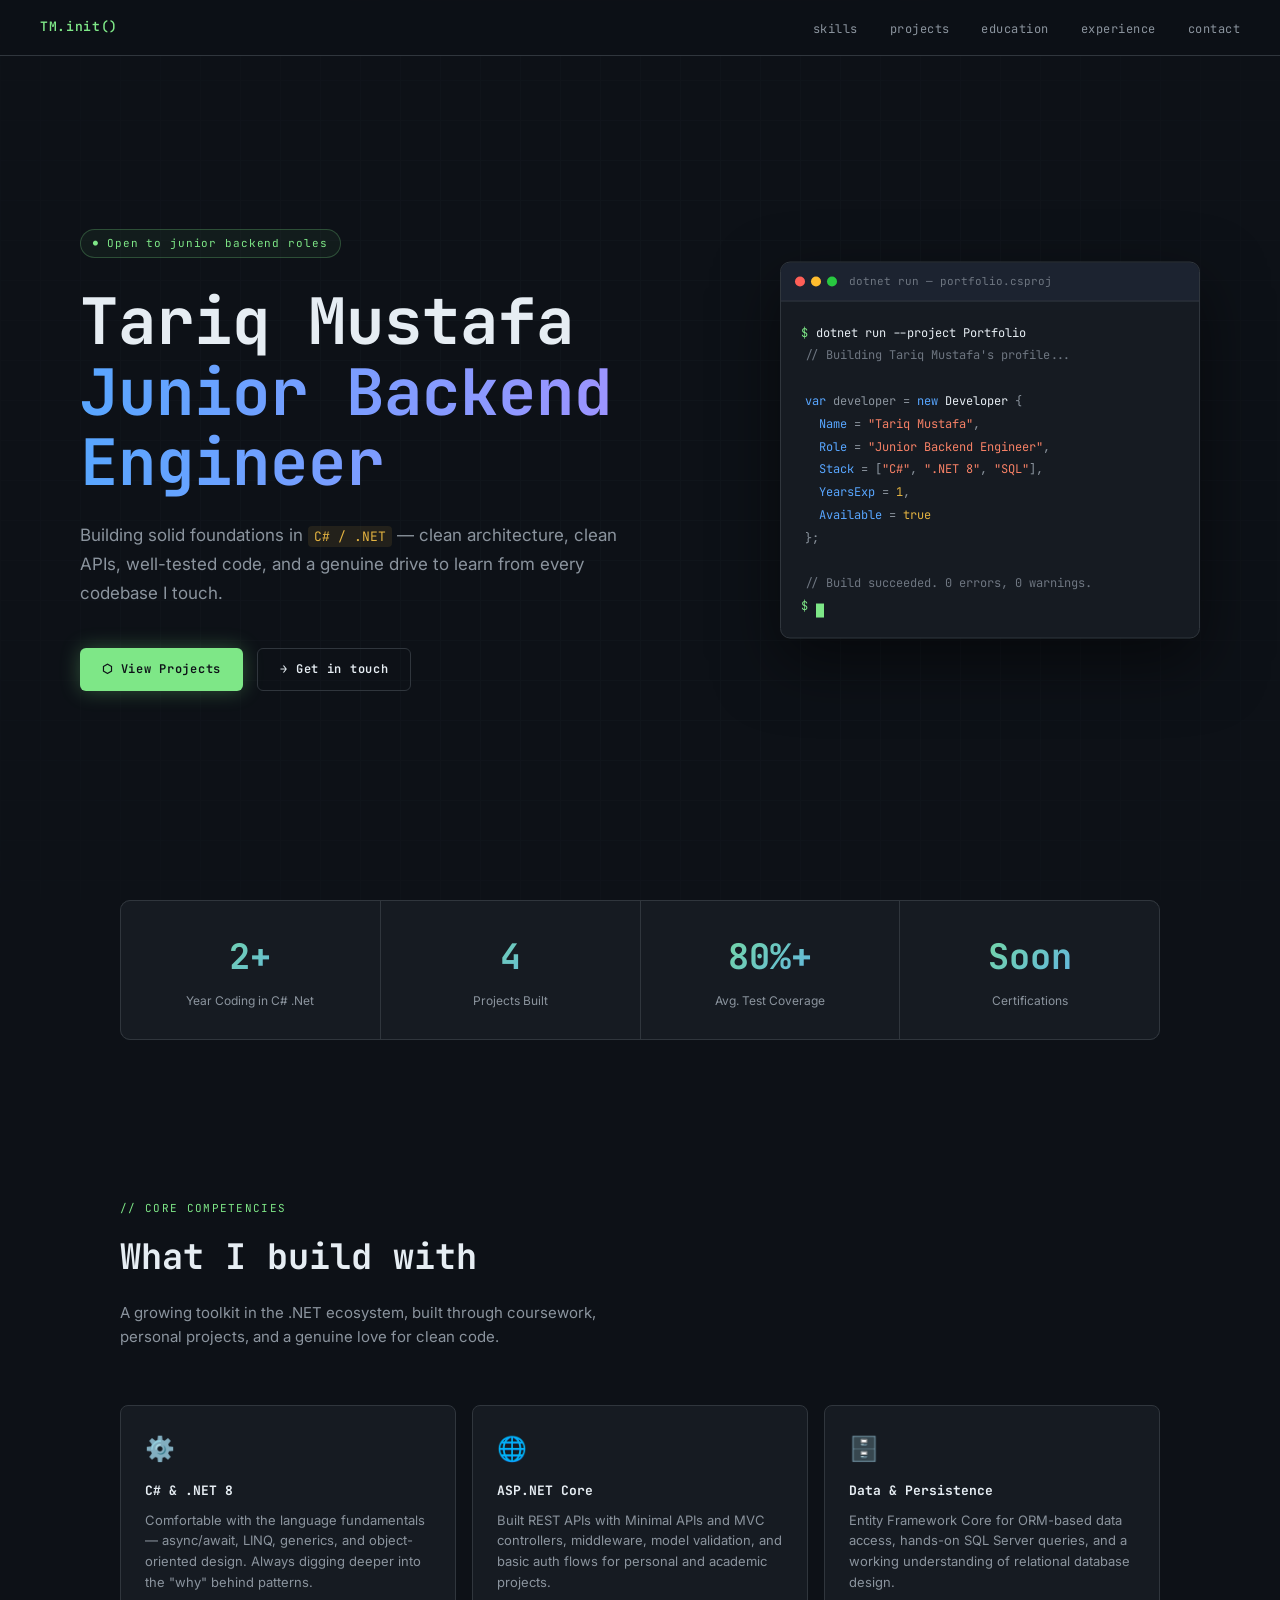
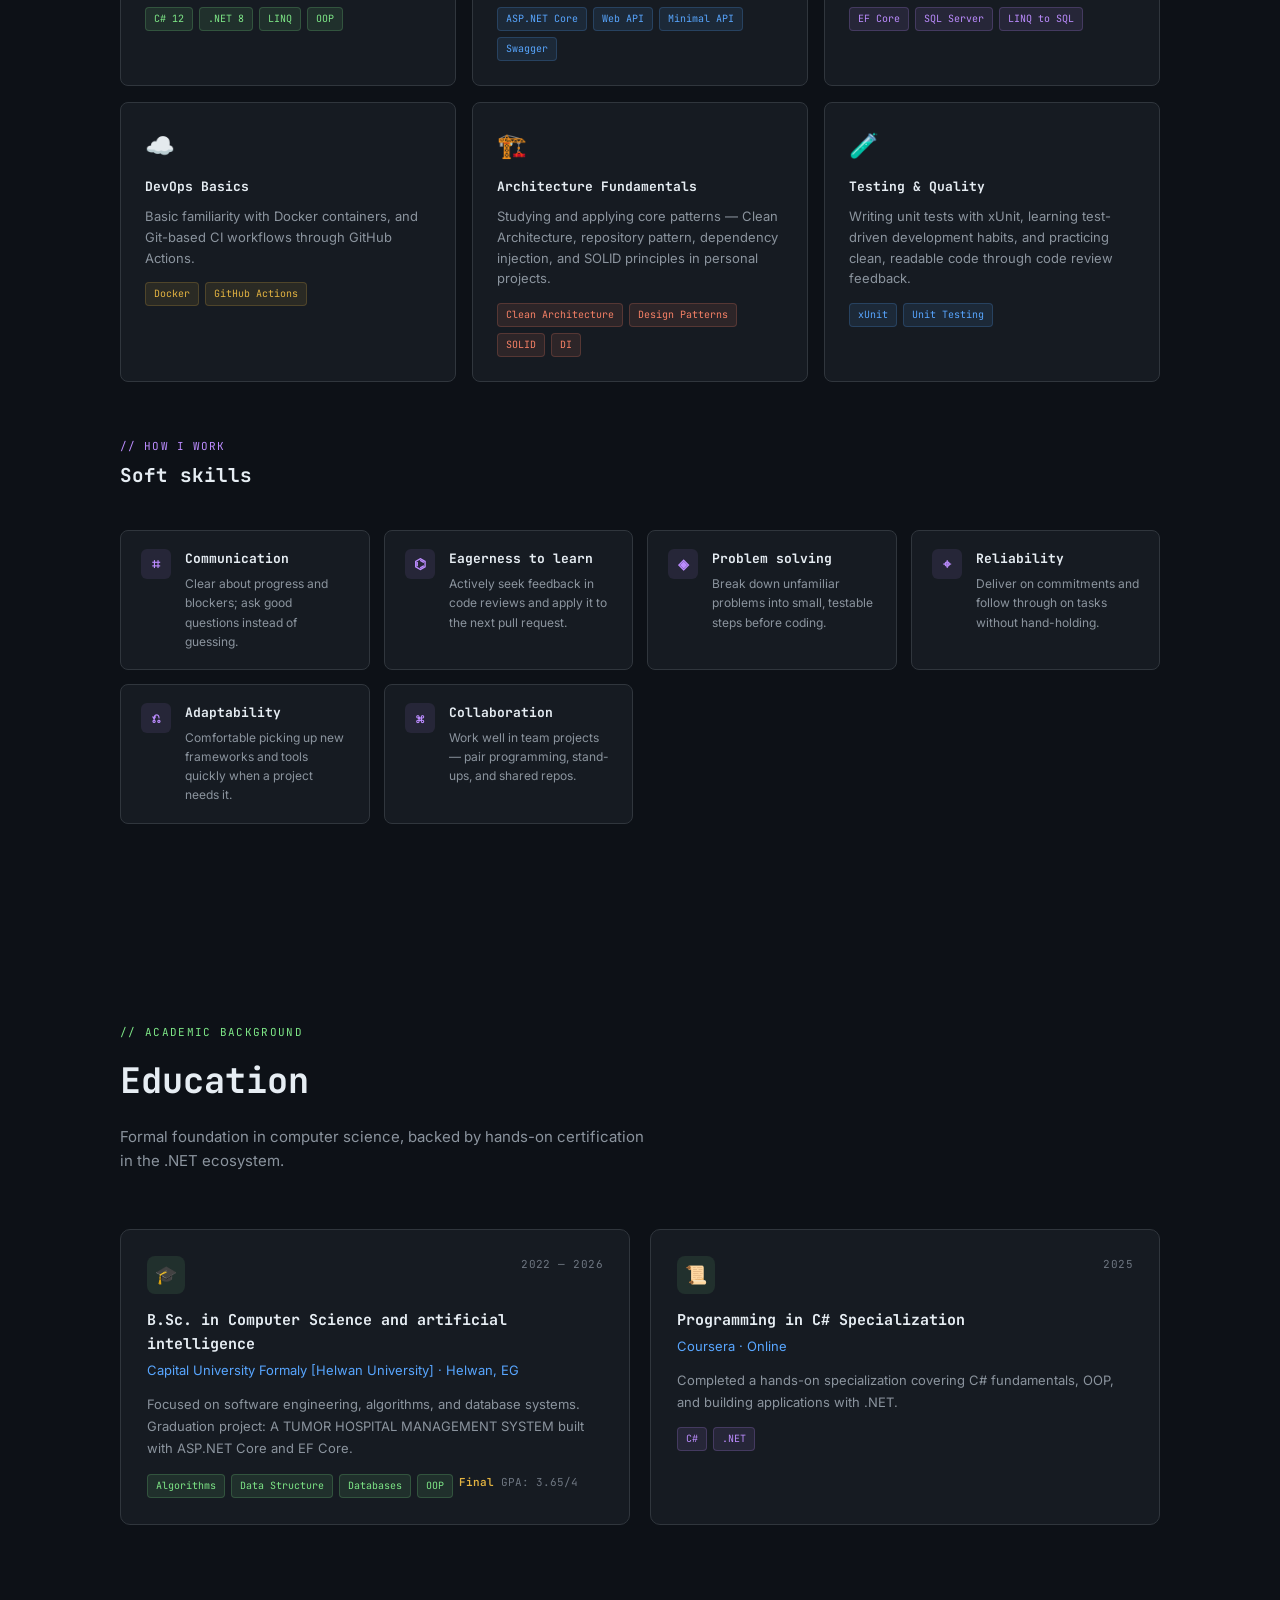
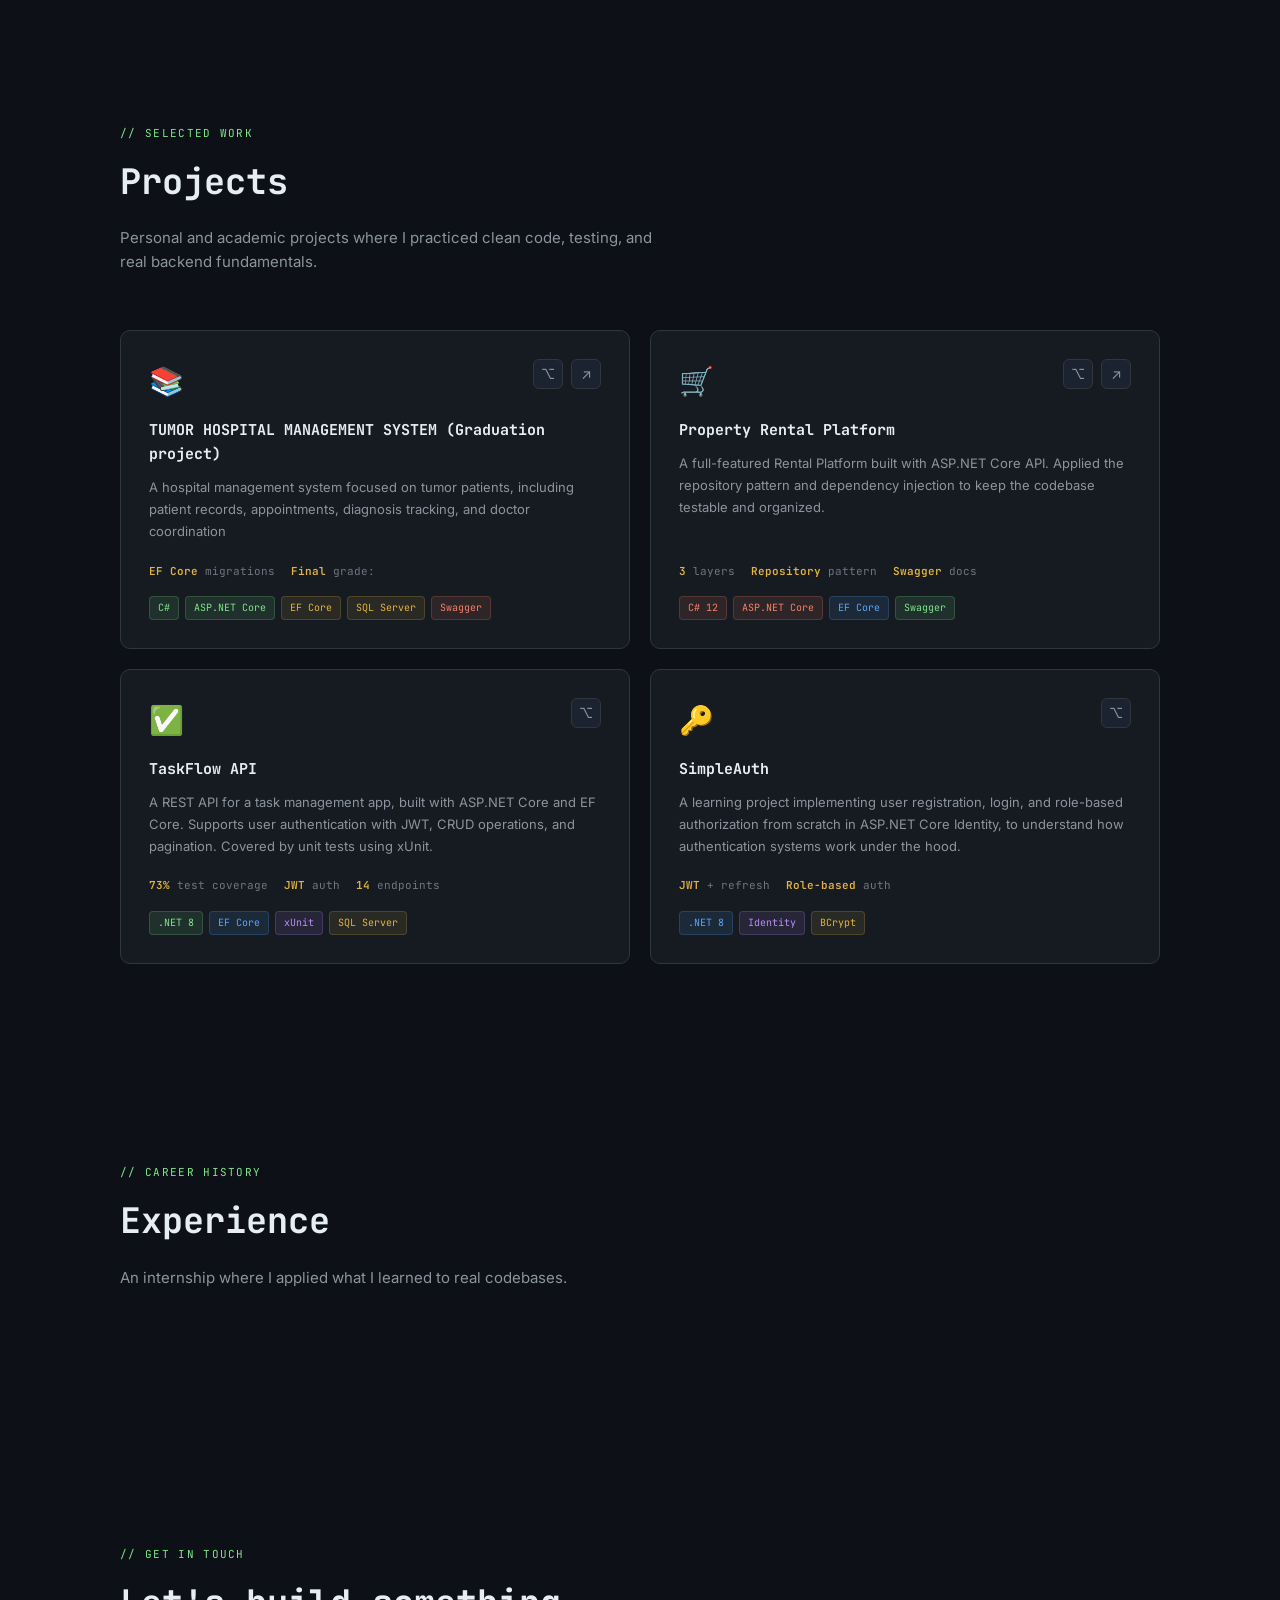
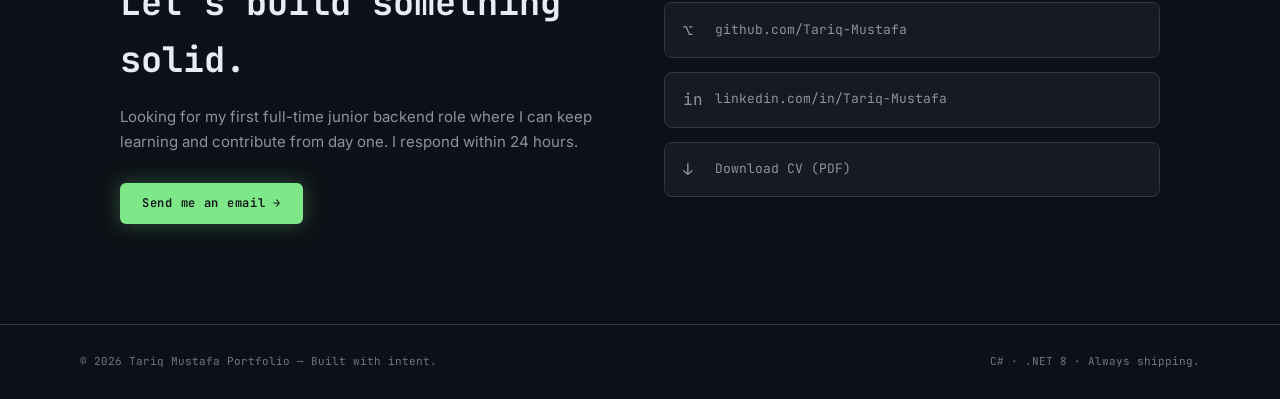
<file: index.html>
<!DOCTYPE html>
<html lang="en">
  <head>
    <meta charset="UTF-8">
    <meta name="viewport" content="width=device-width, initial-scale=1.0">
    <title>Tariq Mustafa — Junior Backend Engineer</title>
    <link rel="stylesheet" href="portfolio.css">
    <link href="https://fonts.googleapis.com/css2?family=JetBrains+Mono:wght@300;400;600;700&family=Inter:wght@300;400;500;600&display=swap" rel="stylesheet">
  </head>

  <body>

    <!-- NAV -->
    <nav>
      <div class="nav-logo">TM.init()</div>
      <button class="nav-toggle" aria-label="Toggle menu">
        <span></span><span></span><span></span>
      </button>
      <ul class="nav-links">
        <li><a href="#skills">skills</a></li>
        <li><a href="#projects">projects</a></li>
        <li><a href="#education">education</a></li>
        <li><a href="#experience">experience</a></li>
        <li><a href="#contact">contact</a></li>
      </ul>
    </nav>

    <!-- HERO -->
    <div style="position:relative; overflow:hidden;">
      <div class="hero-grid"></div>
      <div class="hero" style="max-width:1400px; margin:0 auto;">
        <div class="hero-content">
          <div class="hero-badge">Open to junior backend roles</div>
          <h1>
            <span class="name">Tariq Mustafa</span>
            <span class="role">Junior Backend Engineer</span>
          </h1>
          <p class="hero-tagline">
            Building solid foundations in <code>C# / .NET</code> —
            clean architecture, clean APIs, well-tested code, and a genuine drive to learn
            from every codebase I touch.
          </p>
          <div class="hero-cta">
            <a href="#projects" class="btn btn-primary">
              <span>⬡</span> View Projects
            </a>
            <a href="#contact" class="btn btn-secondary">
              <span>→</span> Get in touch
            </a>
          </div>
        </div>

        <div class="terminal" id="terminal">
          <div class="terminal-bar">
            <div class="dot dot-r"></div>
            <div class="dot dot-y"></div>
            <div class="dot dot-g"></div>
            <span class="terminal-title">dotnet run — portfolio.csproj</span>
          </div>
          <div class="terminal-body">
            <div class="t-line"><span class="t-prompt">$</span><span class="t-cmd">dotnet run --project Portfolio</span></div>
            <div class="t-out"><span class="t-comment">// Building Tariq Mustafa's profile...</span></div>
            <div class="t-out">&nbsp;</div>
            <div class="t-out"><span class="t-key">var</span> developer = <span class="t-key">new</span> <span class="t-cmd">Developer</span> {</div>
            <div class="t-out">&nbsp;&nbsp;<span class="t-key">Name</span> = <span class="t-str">"Tariq Mustafa"</span>,</div>
            <div class="t-out">&nbsp;&nbsp;<span class="t-key">Role</span> = <span class="t-str">"Junior Backend Engineer"</span>,</div>
            <div class="t-out">&nbsp;&nbsp;<span class="t-key">Stack</span> = [<span class="t-str">"C#"</span>, <span class="t-str">".NET 8"</span>, <span class="t-str">"SQL"</span>],</div>
            <div class="t-out">&nbsp;&nbsp;<span class="t-key">YearsExp</span> = <span class="t-val">1</span>,</div>
            <div class="t-out">&nbsp;&nbsp;<span class="t-key">Available</span> = <span class="t-val">true</span></div>
            <div class="t-out">};</div>
            <div class="t-out">&nbsp;</div>
            <div class="t-out"><span class="t-comment">// Build succeeded. 0 errors, 0 warnings.</span></div>
            <div class="t-line"><span class="t-prompt">$</span><span class="t-cmd"> <span class="cursor"></span></span></div>
          </div>
        </div>
      </div>
    </div>

    <!-- METRICS -->
    <section id="metrics" style="padding-top: 0; padding-bottom: 0;">
      <div class="metrics">
        <div class="metric"><div class="metric-num">2+</div><div class="metric-label">Year Coding in C# .Net</div></div>
        <div class="metric"><div class="metric-num">4</div><div class="metric-label">Projects Built</div></div>
        <div class="metric"><div class="metric-num">80%+</div><div class="metric-label">Avg. Test Coverage</div></div>
        <div class="metric"><div class="metric-num">Soon</div><div class="metric-label">Certifications</div></div>
      </div>
    </section>

    <!-- SKILLS -->
    <section id="skills">
      <div class="section-label">// core competencies</div>
      <h2 class="section-title">What I build with</h2>
      <p class="section-sub">A growing toolkit in the .NET ecosystem, built through coursework, personal projects, and a genuine love for clean code.</p>

      <div class="skills-grid">
        <div class="skill-card" style="--accent-bar: #7EE787">
          <div class="skill-icon">⚙️</div>
          <div class="skill-name">C# & .NET 8</div>
          <div class="skill-desc">Comfortable with the language fundamentals — async/await, LINQ, generics, and object-oriented design. Always digging deeper into the "why" behind patterns.</div>
          <div class="skill-tags">
            <span class="tag green">C# 12</span>
            <span class="tag green">.NET 8</span>
            <span class="tag green">LINQ</span>
            <span class="tag green">OOP</span>
          </div>
        </div>

        <div class="skill-card" style="--accent-bar: #58A6FF">
          <div class="skill-icon">🌐</div>
          <div class="skill-name">ASP.NET Core</div>
          <div class="skill-desc">Built REST APIs with Minimal APIs and MVC controllers, middleware, model validation, and basic auth flows for personal and academic projects.</div>
          <div class="skill-tags">
            <span class="tag">ASP.NET Core</span>
            <span class="tag">Web API</span>
            <span class="tag">Minimal API</span>
            <span class="tag">Swagger</span>
          </div>
        </div>

        <div class="skill-card" style="--accent-bar: #BC8CFF">
          <div class="skill-icon">🗄️</div>
          <div class="skill-name">Data & Persistence</div>
          <div class="skill-desc">Entity Framework Core for ORM-based data access, hands-on SQL Server queries, and a working understanding of relational database design.</div>
          <div class="skill-tags">
            <span class="tag purple">EF Core</span>
            <span class="tag purple">SQL Server</span>
            <span class="tag purple">LINQ to SQL</span>
          </div>
        </div>

        <div class="skill-card" style="--accent-bar: #E3B341">
          <div class="skill-icon">☁️</div>
          <div class="skill-name">DevOps Basics</div>
          <div class="skill-desc">Basic familiarity with Docker containers, and Git-based CI workflows through GitHub Actions.</div>
          <div class="skill-tags">
            <span class="tag yellow">Docker</span>
            <span class="tag yellow">GitHub Actions</span>
          </div>
        </div>

        <div class="skill-card" style="--accent-bar: #F78166">
          <div class="skill-icon">🏗️</div>
          <div class="skill-name">Architecture Fundamentals</div>
          <div class="skill-desc">Studying and applying core patterns — Clean Architecture, repository pattern, dependency injection, and SOLID principles in personal projects.</div>
          <div class="skill-tags">
            <span class="tag orange">Clean Architecture</span>
            <span class="tag orange">Design Patterns</span>
            <span class="tag orange">SOLID</span>
            <span class="tag orange">DI</span>
          </div>
        </div>

        <div class="skill-card" style="--accent-bar: #79C0FF">
          <div class="skill-icon">🧪</div>
          <div class="skill-name">Testing & Quality</div>
          <div class="skill-desc">Writing unit tests with xUnit, learning test-driven development habits, and practicing clean, readable code through code review feedback.</div>
          <div class="skill-tags">
            <span class="tag">xUnit</span>
            <span class="tag">Unit Testing</span>
          </div>
        </div>
      </div>

      <div class="subsection-label">// how I work</div>
      <h3 style="font-family:'JetBrains Mono',monospace; font-size:1.2rem; font-weight:700;">Soft skills</h3>

      <div class="softskills-grid">
        <div class="soft-card">
          <div class="soft-icon">⌗</div>
          <div class="soft-body">
            <div class="soft-name">Communication</div>
            <div class="soft-desc">Clear about progress and blockers; ask good questions instead of guessing.</div>
          </div>
        </div>
        <div class="soft-card">
          <div class="soft-icon">⌬</div>
          <div class="soft-body">
            <div class="soft-name">Eagerness to learn</div>
            <div class="soft-desc">Actively seek feedback in code reviews and apply it to the next pull request.</div>
          </div>
        </div>
        <div class="soft-card">
          <div class="soft-icon">◈</div>
          <div class="soft-body">
            <div class="soft-name">Problem solving</div>
            <div class="soft-desc">Break down unfamiliar problems into small, testable steps before coding.</div>
          </div>
        </div>
        <div class="soft-card">
          <div class="soft-icon">⌖</div>
          <div class="soft-body">
            <div class="soft-name">Reliability</div>
            <div class="soft-desc">Deliver on commitments and follow through on tasks without hand-holding.</div>
          </div>
        </div>
        <div class="soft-card">
          <div class="soft-icon">⎌</div>
          <div class="soft-body">
            <div class="soft-name">Adaptability</div>
            <div class="soft-desc">Comfortable picking up new frameworks and tools quickly when a project needs it.</div>
          </div>
        </div>
        <div class="soft-card">
          <div class="soft-icon">⌘</div>
          <div class="soft-body">
            <div class="soft-name">Collaboration</div>
            <div class="soft-desc">Work well in team projects — pair programming, stand-ups, and shared repos.</div>
          </div>
        </div>
      </div>
    </section>

    <!-- EDUCATION -->
    <section id="education">
      <div class="section-label">// academic background</div>
      <h2 class="section-title">Education</h2>
      <p class="section-sub">Formal foundation in computer science, backed by hands-on certification in the .NET ecosystem.</p>

      <div class="education-grid">
        <div class="edu-card">
          <div class="edu-top">
            <div class="edu-icon">🎓</div>
            <div class="edu-date">2022 — 2026</div>
          </div>
          <div class="edu-degree">B.Sc. in Computer Science and artificial intelligence</div>
          <div class="edu-school">Capital University Formaly [Helwan University] · Helwan, EG</div>
          <div class="edu-desc">Focused on software engineering, algorithms, and database systems. Graduation project: A TUMOR HOSPITAL MANAGEMENT SYSTEM built with ASP.NET Core and EF Core.</div>
          <div class="edu-tags">
            <span class="tag green">Algorithms</span>
            <span class="tag green">Data Structure</span>
            <span class="tag green">Databases</span>
            <span class="tag green">OOP</span>
            <div class="stat"><span>Final</span> GPA: 3.65/4</div>
          </div>
        </div>

        <div class="edu-card">
          <div class="edu-top">
            <div class="edu-icon">📜</div>
            <div class="edu-date">2025</div>
          </div>
          <div class="edu-degree">Programming in C# Specialization</div>
          <div class="edu-school">Coursera · Online</div>
          <div class="edu-desc">Completed a hands-on specialization covering C# fundamentals, OOP, and building applications with .NET.</div>
          <div class="edu-tags">
            <span class="tag purple">C#</span>
            <span class="tag purple">.NET</span>
          </div>
        </div>
      </div>
    </section>

    <!-- PROJECTS -->
    <section id="projects">
      <div class="section-label">// selected work</div>
      <h2 class="section-title">Projects</h2>
      <p class="section-sub">Personal and academic projects where I practiced clean code, testing, and real backend fundamentals.</p>

      <div class="projects-grid">
        <div class="project-card">
          <div class="project-header">
            <div class="project-icon">📚</div>
            <div class="project-links">
              <a href="https://github.com/OsamaAhmedX04/Medexa" class="icon-link" title="GitHub">⌥</a>
              <a href="https://tumor-hospital.vercel.app/" class="icon-link" title="Live">↗</a>
            </div>
          </div>
          <div class="project-name">TUMOR HOSPITAL MANAGEMENT SYSTEM (Graduation project)</div>
          <div class="project-desc">A hospital management system focused on tumor patients, including patient records, appointments, diagnosis tracking, and doctor coordination</div>
          <div class="project-stats">
            <div class="stat"><span>EF Core</span> migrations</div>
            <div class="stat"><span>Final</span> grade: </div>
          </div>
          <div class="project-tech">
            <span class="tag green">C#</span>
            <span class="tag green">ASP.NET Core</span>
            <span class="tag yellow">EF Core</span>
            <span class="tag yellow">SQL Server</span>
            <span class="tag orange">Swagger</span>
          </div>
        </div>

        <div class="project-card">
          <div class="project-header">
            <div class="project-icon">🛒</div>
            <div class="project-links">
              <a href="https://github.com/OsamaAhmedX04/RentMate" class="icon-link" title="GitHub">⌥</a>
              <a href="https://homeless-lovat.vercel.app/" class="icon-link" title="Live">↗</a>
            </div>
          </div>
          <div class="project-name">Property Rental Platform</div>
          <div class="project-desc">A full-featured Rental Platform built with ASP.NET Core API. Applied the repository pattern and dependency injection to keep the codebase testable and organized.</div>
          <div class="project-stats">
            <div class="stat"><span>3</span> layers</div>
            <div class="stat"><span>Repository</span> pattern</div>
            <div class="stat"><span>Swagger</span> docs</div>
          </div>
          <div class="project-tech">
            <span class="tag orange">C# 12</span>
            <span class="tag orange">ASP.NET Core</span>
            <span class="tag">EF Core</span>
            <span class="tag green">Swagger</span>
          </div>
        </div>

        <div class="project-card">
          <div class="project-header">
            <div class="project-icon">✅</div>
            <div class="project-links">
              <a href="https://github.com/Tariq-Mustafa/taskflow-api" class="icon-link" title="GitHub">⌥</a>
            </div>
          </div>
          <div class="project-name">TaskFlow API</div>
          <div class="project-desc">A REST API for a task management app, built with ASP.NET Core and EF Core. Supports user authentication with JWT, CRUD operations, and pagination. Covered by unit tests using xUnit.</div>
          <div class="project-stats">
            <div class="stat"><span>73%</span> test coverage</div>
            <div class="stat"><span>JWT</span> auth</div>
            <div class="stat"><span>14</span> endpoints</div>
          </div>
          <div class="project-tech">
            <span class="tag green">.NET 8</span>
            <span class="tag">EF Core</span>
            <span class="tag purple">xUnit</span>
            <span class="tag yellow">SQL Server</span>
          </div>
        </div>

        <div class="project-card">
          <div class="project-header">
            <div class="project-icon">🔑</div>
            <div class="project-links">
              <a href="#" class="icon-link" title="GitHub">⌥</a>
            </div>
          </div>
          <div class="project-name">SimpleAuth</div>
          <div class="project-desc">A learning project implementing user registration, login, and role-based authorization from scratch in ASP.NET Core Identity, to understand how authentication systems work under the hood.</div>
          <div class="project-stats">
            <div class="stat"><span>JWT</span> + refresh</div>
            <div class="stat"><span>Role-based</span> auth</div>
          </div>
          <div class="project-tech">
            <span class="tag">.NET 8</span>
            <span class="tag purple">Identity</span>
            <span class="tag yellow">BCrypt</span>
          </div>
        </div>
      </div>
    </section>

    <!-- EXPERIENCE -->
    <section id="experience">
      <div class="section-label">// career history</div>
      <h2 class="section-title">Experience</h2>
      <p class="section-sub">An internship where I applied what I learned to real codebases.</p>

      <!-- HERE -->
      </div>
    </section>

    <!-- CONTACT -->
    <section id="contact">
      <div class="section-label">// get in touch</div>
      <div class="contact-grid">
        <div class="contact-text">
          <h2 class="section-title">Let's build something solid.</h2>
          <p>Looking for my first full-time junior backend role where I can keep learning and contribute from day one. I respond within 24 hours.</p>
          <a href="mailto:tariqmustafaabdullah@gmail.com" class="btn btn-primary" style="display:inline-flex; width:fit-content;">
            Send me an email →
          </a>
        </div>
        <div class="contact-links">
          <a href="https://github.com/Tariq-Mustafa" class="contact-link">
            <span class="cl-icon">⌥</span>
            github.com/Tariq-Mustafa
          </a>
          <a href="https://www.linkedin.com/in/tariq-mustafa-114105417" class="contact-link">
            <span class="cl-icon">in</span>
            linkedin.com/in/Tariq-Mustafa
          </a>
          <a href="#" class="contact-link">
            <span class="cl-icon">↓</span>
            Download CV (PDF)
          </a>
        </div>
      </div>
    </section>

    <!-- FOOTER -->
    <footer>
      <div class="footer-text">&copy; 2026 Tariq Mustafa Portfolio — Built with intent.</div>
      <div class="footer-note">C# · .NET 8 · Always shipping.</div>
    </footer>

    <script>
      const toggle = document.querySelector('.nav-toggle');
      const links  = document.querySelector('.nav-links');
      toggle.addEventListener('click', () => {
        toggle.classList.toggle('open');
        links.classList.toggle('open');
      });
    </script>

  </body>
</html>
</file>
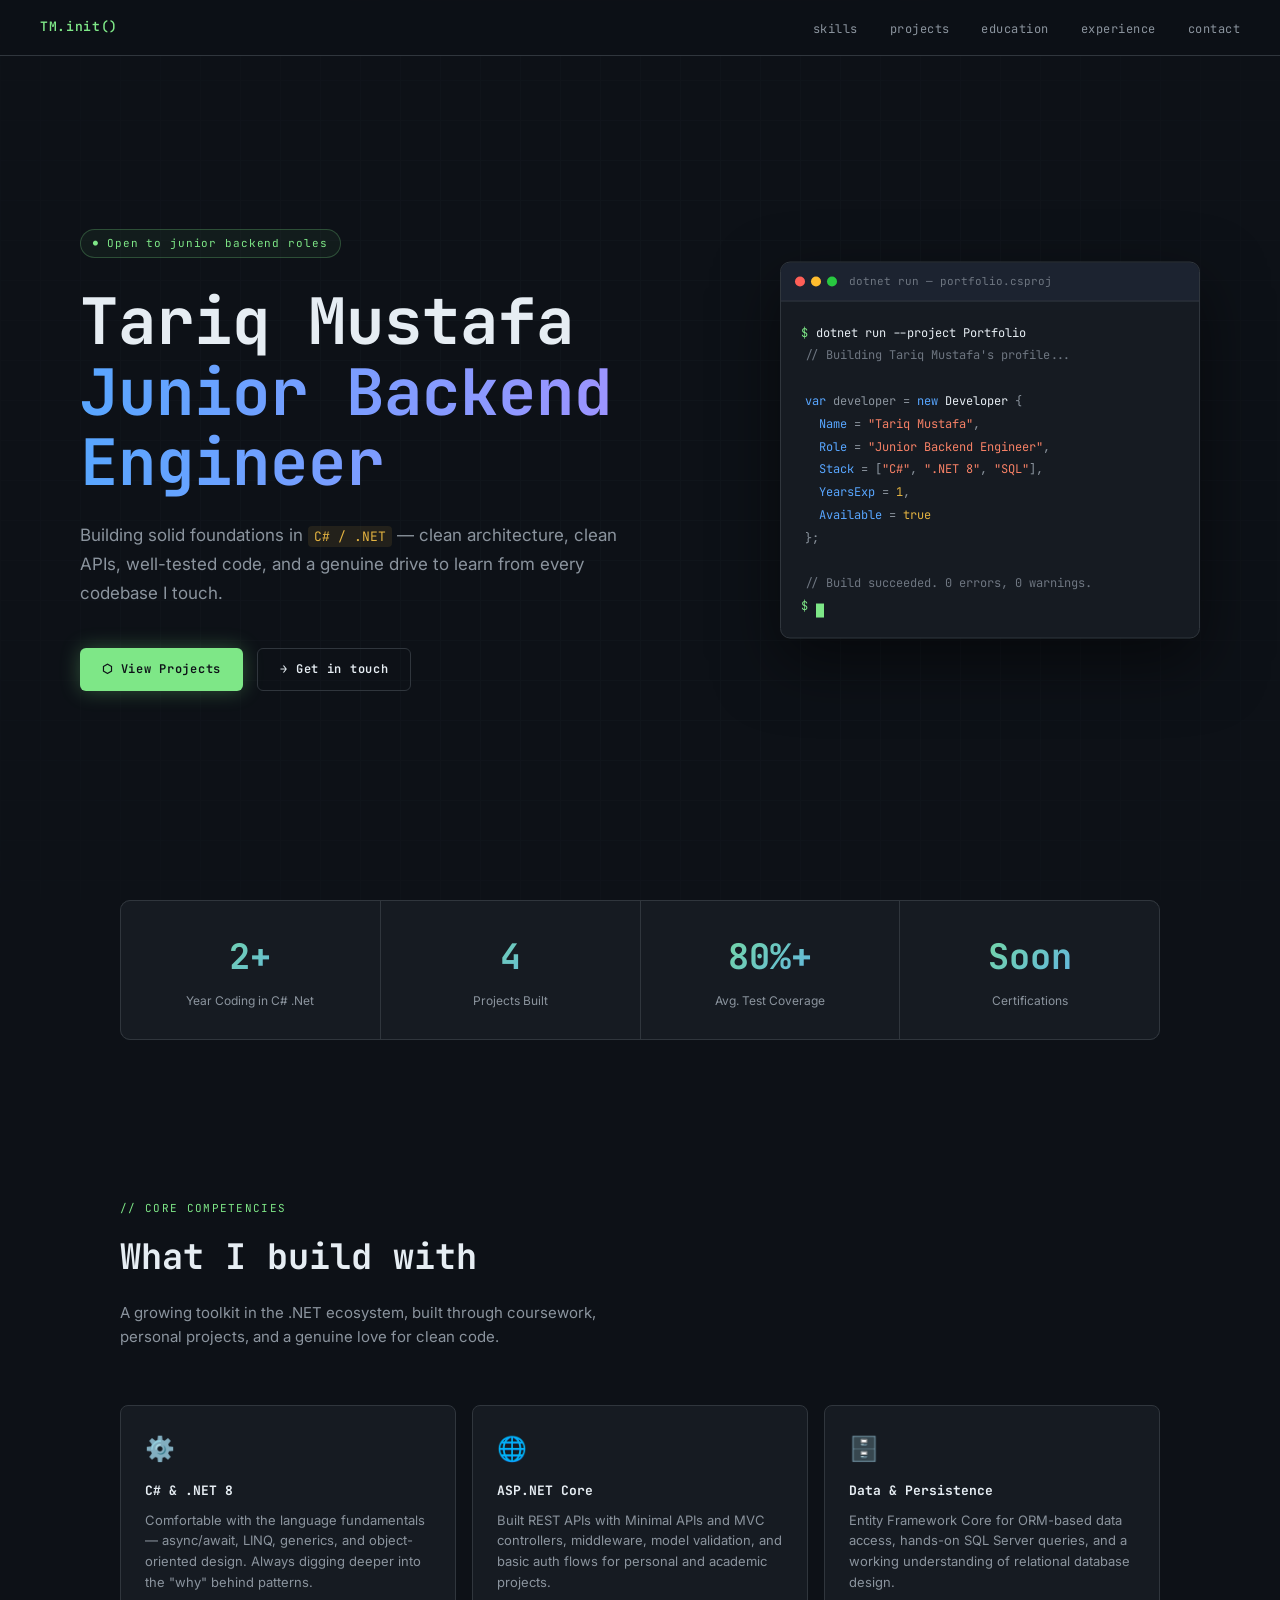
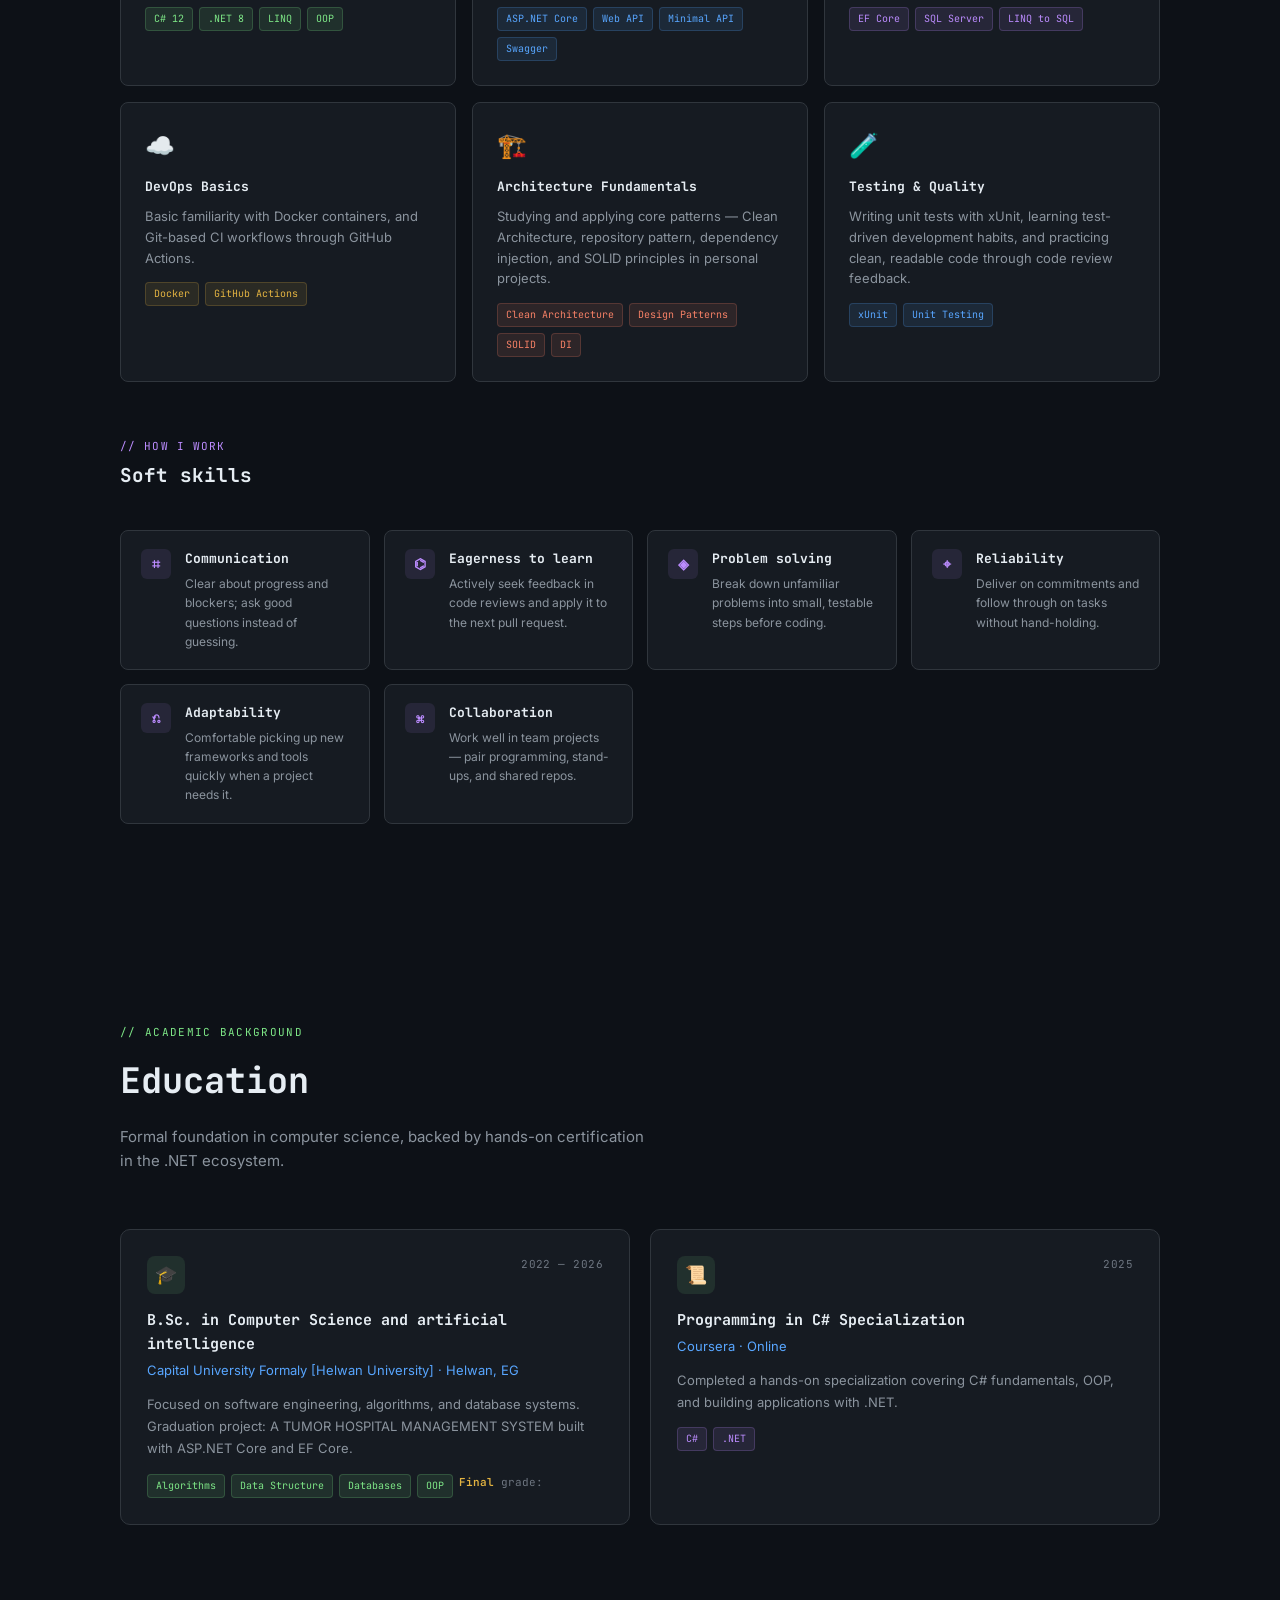
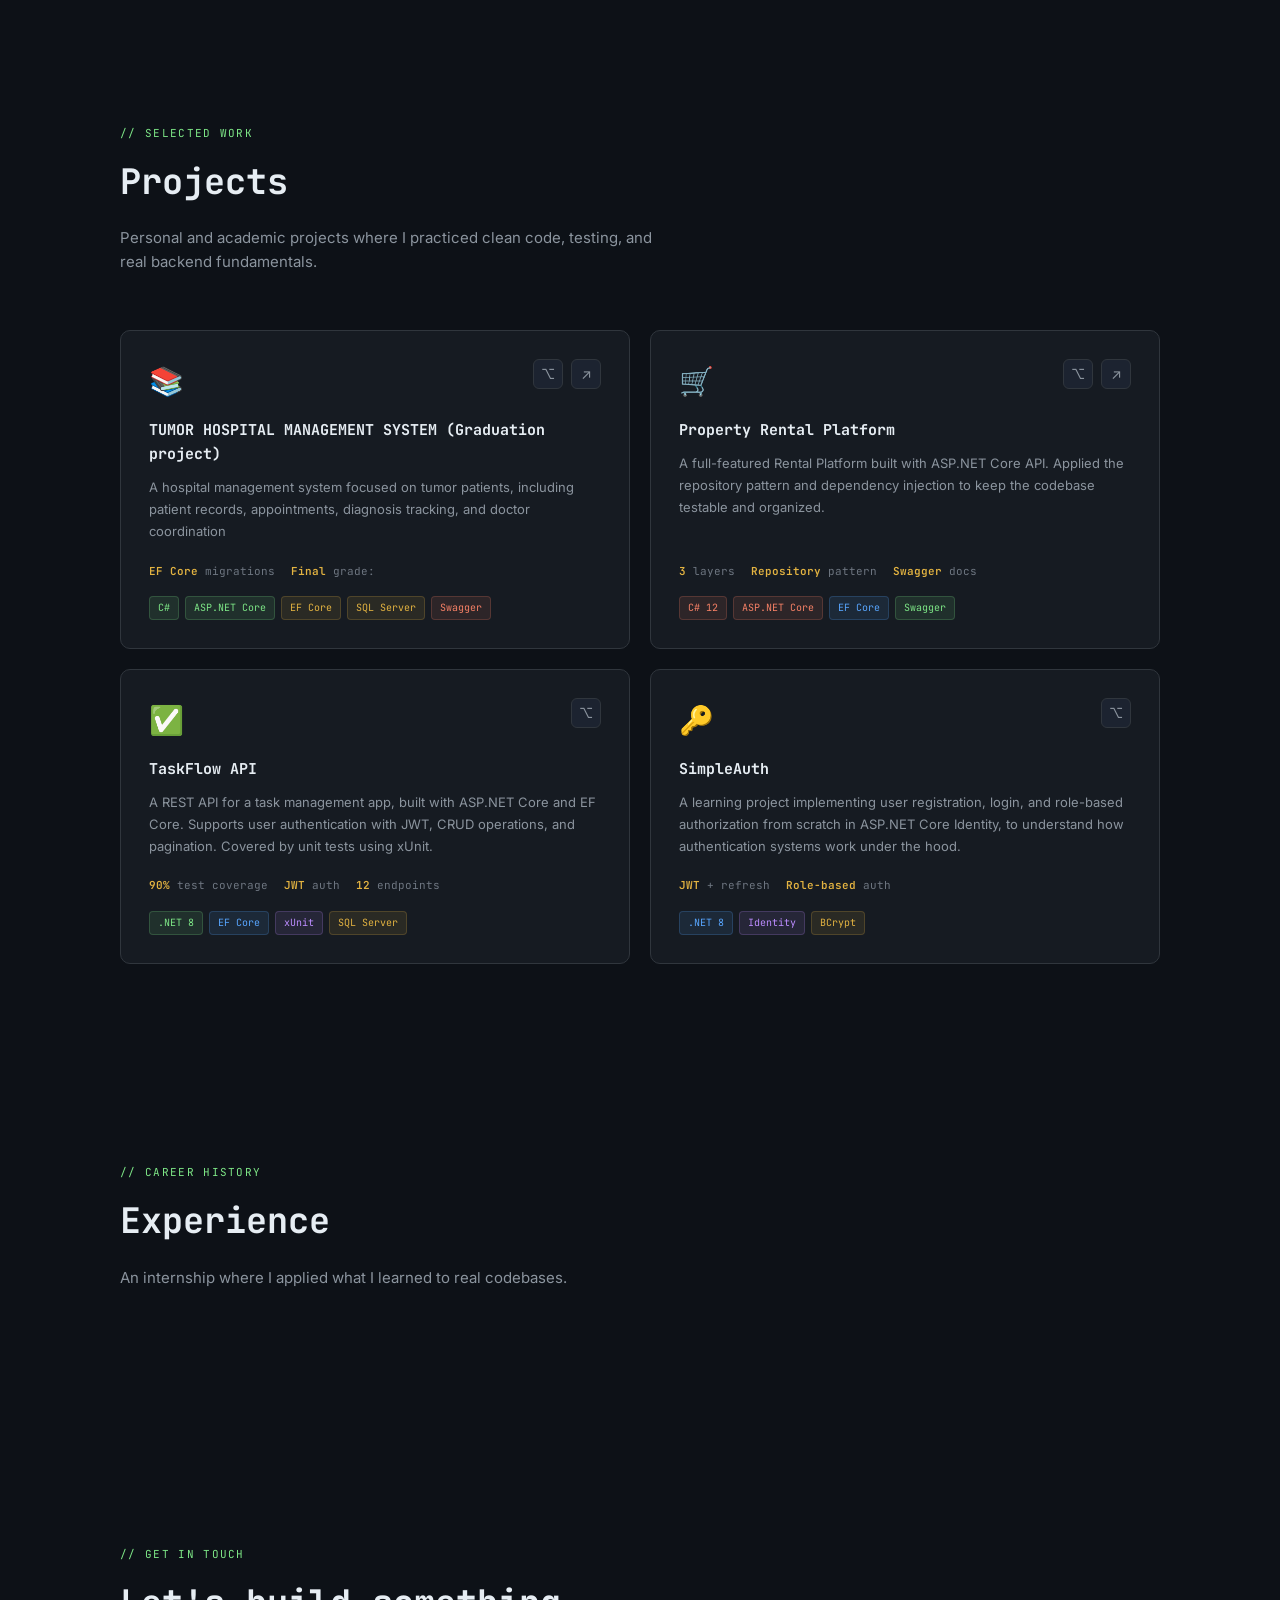
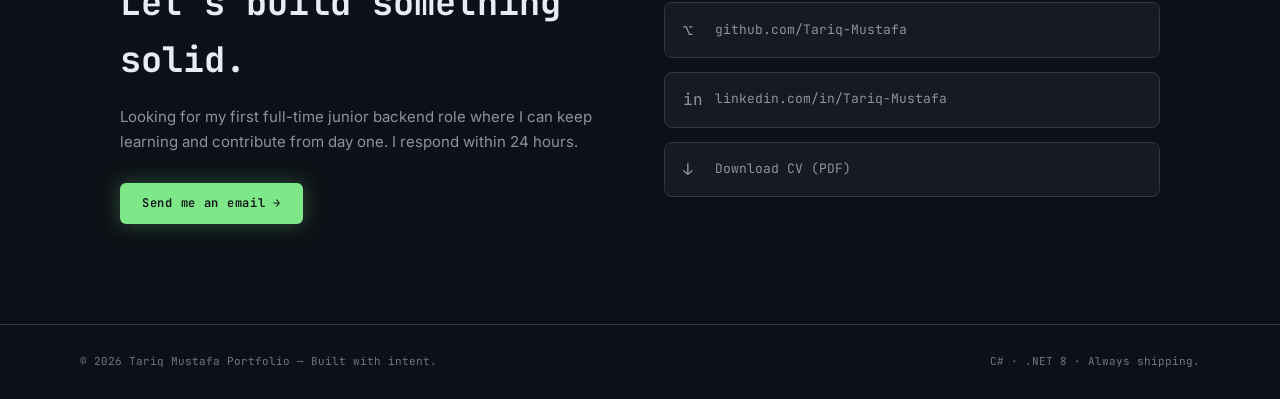
<file: portfolio.html>
<!DOCTYPE html>
<html lang="en">
  <head>
    <meta charset="UTF-8">
    <meta name="viewport" content="width=device-width, initial-scale=1.0">
    <title>Tariq Mustafa — Junior Backend Engineer</title>
    <link rel="stylesheet" href="portfolio.css">
    <link href="https://fonts.googleapis.com/css2?family=JetBrains+Mono:wght@300;400;600;700&family=Inter:wght@300;400;500;600&display=swap" rel="stylesheet">
  </head>

  <body>

    <!-- NAV -->
    <nav>
      <div class="nav-logo">TM.init()</div>
      <button class="nav-toggle" aria-label="Toggle menu">
        <span></span><span></span><span></span>
      </button>
      <ul class="nav-links">
        <li><a href="#skills">skills</a></li>
        <li><a href="#projects">projects</a></li>
        <li><a href="#education">education</a></li>
        <li><a href="#experience">experience</a></li>
        <li><a href="#contact">contact</a></li>
      </ul>
    </nav>

    <!-- HERO -->
    <div style="position:relative; overflow:hidden;">
      <div class="hero-grid"></div>
      <div class="hero" style="max-width:1400px; margin:0 auto;">
        <div class="hero-content">
          <div class="hero-badge">Open to junior backend roles</div>
          <h1>
            <span class="name">Tariq Mustafa</span>
            <span class="role">Junior Backend Engineer</span>
          </h1>
          <p class="hero-tagline">
            Building solid foundations in <code>C# / .NET</code> —
            clean architecture, clean APIs, well-tested code, and a genuine drive to learn
            from every codebase I touch.
          </p>
          <div class="hero-cta">
            <a href="#projects" class="btn btn-primary">
              <span>⬡</span> View Projects
            </a>
            <a href="#contact" class="btn btn-secondary">
              <span>→</span> Get in touch
            </a>
          </div>
        </div>

        <div class="terminal" id="terminal">
          <div class="terminal-bar">
            <div class="dot dot-r"></div>
            <div class="dot dot-y"></div>
            <div class="dot dot-g"></div>
            <span class="terminal-title">dotnet run — portfolio.csproj</span>
          </div>
          <div class="terminal-body">
            <div class="t-line"><span class="t-prompt">$</span><span class="t-cmd">dotnet run --project Portfolio</span></div>
            <div class="t-out"><span class="t-comment">// Building Tariq Mustafa's profile...</span></div>
            <div class="t-out">&nbsp;</div>
            <div class="t-out"><span class="t-key">var</span> developer = <span class="t-key">new</span> <span class="t-cmd">Developer</span> {</div>
            <div class="t-out">&nbsp;&nbsp;<span class="t-key">Name</span> = <span class="t-str">"Tariq Mustafa"</span>,</div>
            <div class="t-out">&nbsp;&nbsp;<span class="t-key">Role</span> = <span class="t-str">"Junior Backend Engineer"</span>,</div>
            <div class="t-out">&nbsp;&nbsp;<span class="t-key">Stack</span> = [<span class="t-str">"C#"</span>, <span class="t-str">".NET 8"</span>, <span class="t-str">"SQL"</span>],</div>
            <div class="t-out">&nbsp;&nbsp;<span class="t-key">YearsExp</span> = <span class="t-val">1</span>,</div>
            <div class="t-out">&nbsp;&nbsp;<span class="t-key">Available</span> = <span class="t-val">true</span></div>
            <div class="t-out">};</div>
            <div class="t-out">&nbsp;</div>
            <div class="t-out"><span class="t-comment">// Build succeeded. 0 errors, 0 warnings.</span></div>
            <div class="t-line"><span class="t-prompt">$</span><span class="t-cmd"> <span class="cursor"></span></span></div>
          </div>
        </div>
      </div>
    </div>

    <!-- METRICS -->
    <section id="metrics" style="padding-top: 0; padding-bottom: 0;">
      <div class="metrics">
        <div class="metric"><div class="metric-num">2+</div><div class="metric-label">Year Coding in C# .Net</div></div>
        <div class="metric"><div class="metric-num">4</div><div class="metric-label">Projects Built</div></div>
        <div class="metric"><div class="metric-num">80%+</div><div class="metric-label">Avg. Test Coverage</div></div>
        <div class="metric"><div class="metric-num">Soon</div><div class="metric-label">Certifications</div></div>
      </div>
    </section>

    <!-- SKILLS -->
    <section id="skills">
      <div class="section-label">// core competencies</div>
      <h2 class="section-title">What I build with</h2>
      <p class="section-sub">A growing toolkit in the .NET ecosystem, built through coursework, personal projects, and a genuine love for clean code.</p>

      <div class="skills-grid">
        <div class="skill-card" style="--accent-bar: #7EE787">
          <div class="skill-icon">⚙️</div>
          <div class="skill-name">C# & .NET 8</div>
          <div class="skill-desc">Comfortable with the language fundamentals — async/await, LINQ, generics, and object-oriented design. Always digging deeper into the "why" behind patterns.</div>
          <div class="skill-tags">
            <span class="tag green">C# 12</span>
            <span class="tag green">.NET 8</span>
            <span class="tag green">LINQ</span>
            <span class="tag green">OOP</span>
          </div>
        </div>

        <div class="skill-card" style="--accent-bar: #58A6FF">
          <div class="skill-icon">🌐</div>
          <div class="skill-name">ASP.NET Core</div>
          <div class="skill-desc">Built REST APIs with Minimal APIs and MVC controllers, middleware, model validation, and basic auth flows for personal and academic projects.</div>
          <div class="skill-tags">
            <span class="tag">ASP.NET Core</span>
            <span class="tag">Web API</span>
            <span class="tag">Minimal API</span>
            <span class="tag">Swagger</span>
          </div>
        </div>

        <div class="skill-card" style="--accent-bar: #BC8CFF">
          <div class="skill-icon">🗄️</div>
          <div class="skill-name">Data & Persistence</div>
          <div class="skill-desc">Entity Framework Core for ORM-based data access, hands-on SQL Server queries, and a working understanding of relational database design.</div>
          <div class="skill-tags">
            <span class="tag purple">EF Core</span>
            <span class="tag purple">SQL Server</span>
            <span class="tag purple">LINQ to SQL</span>
          </div>
        </div>

        <div class="skill-card" style="--accent-bar: #E3B341">
          <div class="skill-icon">☁️</div>
          <div class="skill-name">DevOps Basics</div>
          <div class="skill-desc">Basic familiarity with Docker containers, and Git-based CI workflows through GitHub Actions.</div>
          <div class="skill-tags">
            <span class="tag yellow">Docker</span>
            <span class="tag yellow">GitHub Actions</span>
          </div>
        </div>

        <div class="skill-card" style="--accent-bar: #F78166">
          <div class="skill-icon">🏗️</div>
          <div class="skill-name">Architecture Fundamentals</div>
          <div class="skill-desc">Studying and applying core patterns — Clean Architecture, repository pattern, dependency injection, and SOLID principles in personal projects.</div>
          <div class="skill-tags">
            <span class="tag orange">Clean Architecture</span>
            <span class="tag orange">Design Patterns</span>
            <span class="tag orange">SOLID</span>
            <span class="tag orange">DI</span>
          </div>
        </div>

        <div class="skill-card" style="--accent-bar: #79C0FF">
          <div class="skill-icon">🧪</div>
          <div class="skill-name">Testing & Quality</div>
          <div class="skill-desc">Writing unit tests with xUnit, learning test-driven development habits, and practicing clean, readable code through code review feedback.</div>
          <div class="skill-tags">
            <span class="tag">xUnit</span>
            <span class="tag">Unit Testing</span>
          </div>
        </div>
      </div>

      <div class="subsection-label">// how I work</div>
      <h3 style="font-family:'JetBrains Mono',monospace; font-size:1.2rem; font-weight:700;">Soft skills</h3>

      <div class="softskills-grid">
        <div class="soft-card">
          <div class="soft-icon">⌗</div>
          <div class="soft-body">
            <div class="soft-name">Communication</div>
            <div class="soft-desc">Clear about progress and blockers; ask good questions instead of guessing.</div>
          </div>
        </div>
        <div class="soft-card">
          <div class="soft-icon">⌬</div>
          <div class="soft-body">
            <div class="soft-name">Eagerness to learn</div>
            <div class="soft-desc">Actively seek feedback in code reviews and apply it to the next pull request.</div>
          </div>
        </div>
        <div class="soft-card">
          <div class="soft-icon">◈</div>
          <div class="soft-body">
            <div class="soft-name">Problem solving</div>
            <div class="soft-desc">Break down unfamiliar problems into small, testable steps before coding.</div>
          </div>
        </div>
        <div class="soft-card">
          <div class="soft-icon">⌖</div>
          <div class="soft-body">
            <div class="soft-name">Reliability</div>
            <div class="soft-desc">Deliver on commitments and follow through on tasks without hand-holding.</div>
          </div>
        </div>
        <div class="soft-card">
          <div class="soft-icon">⎌</div>
          <div class="soft-body">
            <div class="soft-name">Adaptability</div>
            <div class="soft-desc">Comfortable picking up new frameworks and tools quickly when a project needs it.</div>
          </div>
        </div>
        <div class="soft-card">
          <div class="soft-icon">⌘</div>
          <div class="soft-body">
            <div class="soft-name">Collaboration</div>
            <div class="soft-desc">Work well in team projects — pair programming, stand-ups, and shared repos.</div>
          </div>
        </div>
      </div>
    </section>

    <!-- EDUCATION -->
    <section id="education">
      <div class="section-label">// academic background</div>
      <h2 class="section-title">Education</h2>
      <p class="section-sub">Formal foundation in computer science, backed by hands-on certification in the .NET ecosystem.</p>

      <div class="education-grid">
        <div class="edu-card">
          <div class="edu-top">
            <div class="edu-icon">🎓</div>
            <div class="edu-date">2022 — 2026</div>
          </div>
          <div class="edu-degree">B.Sc. in Computer Science and artificial intelligence</div>
          <div class="edu-school">Capital University Formaly [Helwan University] · Helwan, EG</div>
          <div class="edu-desc">Focused on software engineering, algorithms, and database systems. Graduation project: A TUMOR HOSPITAL MANAGEMENT SYSTEM built with ASP.NET Core and EF Core.</div>
          <div class="edu-tags">
            <span class="tag green">Algorithms</span>
            <span class="tag green">Data Structure</span>
            <span class="tag green">Databases</span>
            <span class="tag green">OOP</span>
            <div class="stat"><span>Final</span> grade: </div>
          </div>
        </div>

        <div class="edu-card">
          <div class="edu-top">
            <div class="edu-icon">📜</div>
            <div class="edu-date">2025</div>
          </div>
          <div class="edu-degree">Programming in C# Specialization</div>
          <div class="edu-school">Coursera · Online</div>
          <div class="edu-desc">Completed a hands-on specialization covering C# fundamentals, OOP, and building applications with .NET.</div>
          <div class="edu-tags">
            <span class="tag purple">C#</span>
            <span class="tag purple">.NET</span>
          </div>
        </div>
      </div>
    </section>

    <!-- PROJECTS -->
    <section id="projects">
      <div class="section-label">// selected work</div>
      <h2 class="section-title">Projects</h2>
      <p class="section-sub">Personal and academic projects where I practiced clean code, testing, and real backend fundamentals.</p>

      <div class="projects-grid">
        <div class="project-card">
          <div class="project-header">
            <div class="project-icon">📚</div>
            <div class="project-links">
              <a href="https://github.com/OsamaAhmedX04/Medexa" class="icon-link" title="GitHub">⌥</a>
              <a href="https://tumor-hospital.vercel.app/" class="icon-link" title="Live">↗</a>
            </div>
          </div>
          <div class="project-name">TUMOR HOSPITAL MANAGEMENT SYSTEM (Graduation project)</div>
          <div class="project-desc">A hospital management system focused on tumor patients, including patient records, appointments, diagnosis tracking, and doctor coordination</div>
          <div class="project-stats">
            <div class="stat"><span>EF Core</span> migrations</div>
            <div class="stat"><span>Final</span> grade: </div>
          </div>
          <div class="project-tech">
            <span class="tag green">C#</span>
            <span class="tag green">ASP.NET Core</span>
            <span class="tag yellow">EF Core</span>
            <span class="tag yellow">SQL Server</span>
            <span class="tag orange">Swagger</span>
          </div>
        </div>

        <div class="project-card">
          <div class="project-header">
            <div class="project-icon">🛒</div>
            <div class="project-links">
              <a href="https://github.com/OsamaAhmedX04/RentMate" class="icon-link" title="GitHub">⌥</a>
              <a href="https://homeless-lovat.vercel.app/" class="icon-link" title="Live">↗</a>
            </div>
          </div>
          <div class="project-name">Property Rental Platform</div>
          <div class="project-desc">A full-featured Rental Platform built with ASP.NET Core API. Applied the repository pattern and dependency injection to keep the codebase testable and organized.</div>
          <div class="project-stats">
            <div class="stat"><span>3</span> layers</div>
            <div class="stat"><span>Repository</span> pattern</div>
            <div class="stat"><span>Swagger</span> docs</div>
          </div>
          <div class="project-tech">
            <span class="tag orange">C# 12</span>
            <span class="tag orange">ASP.NET Core</span>
            <span class="tag">EF Core</span>
            <span class="tag green">Swagger</span>
          </div>
        </div>

        <div class="project-card">
          <div class="project-header">
            <div class="project-icon">✅</div>
            <div class="project-links">
              <a href="#" class="icon-link" title="GitHub">⌥</a>
            </div>
          </div>
          <div class="project-name">TaskFlow API</div>
          <div class="project-desc">A REST API for a task management app, built with ASP.NET Core and EF Core. Supports user authentication with JWT, CRUD operations, and pagination. Covered by unit tests using xUnit.</div>
          <div class="project-stats">
            <div class="stat"><span>90%</span> test coverage</div>
            <div class="stat"><span>JWT</span> auth</div>
            <div class="stat"><span>12</span> endpoints</div>
          </div>
          <div class="project-tech">
            <span class="tag green">.NET 8</span>
            <span class="tag">EF Core</span>
            <span class="tag purple">xUnit</span>
            <span class="tag yellow">SQL Server</span>
          </div>
        </div>

        <div class="project-card">
          <div class="project-header">
            <div class="project-icon">🔑</div>
            <div class="project-links">
              <a href="#" class="icon-link" title="GitHub">⌥</a>
            </div>
          </div>
          <div class="project-name">SimpleAuth</div>
          <div class="project-desc">A learning project implementing user registration, login, and role-based authorization from scratch in ASP.NET Core Identity, to understand how authentication systems work under the hood.</div>
          <div class="project-stats">
            <div class="stat"><span>JWT</span> + refresh</div>
            <div class="stat"><span>Role-based</span> auth</div>
          </div>
          <div class="project-tech">
            <span class="tag">.NET 8</span>
            <span class="tag purple">Identity</span>
            <span class="tag yellow">BCrypt</span>
          </div>
        </div>
      </div>
    </section>

    <!-- EXPERIENCE -->
    <section id="experience">
      <div class="section-label">// career history</div>
      <h2 class="section-title">Experience</h2>
      <p class="section-sub">An internship where I applied what I learned to real codebases.</p>

      <!-- HERE -->
      </div>
    </section>

    <!-- CONTACT -->
    <section id="contact">
      <div class="section-label">// get in touch</div>
      <div class="contact-grid">
        <div class="contact-text">
          <h2 class="section-title">Let's build something solid.</h2>
          <p>Looking for my first full-time junior backend role where I can keep learning and contribute from day one. I respond within 24 hours.</p>
          <a href="mailto:tariqmustafaabdullah@gmail.com" class="btn btn-primary" style="display:inline-flex; width:fit-content;">
            Send me an email →
          </a>
        </div>
        <div class="contact-links">
          <a href="https://github.com/Tariq-Mustafa" class="contact-link">
            <span class="cl-icon">⌥</span>
            github.com/Tariq-Mustafa
          </a>
          <a href="https://www.linkedin.com/in/tariq-mustafa-114105417" class="contact-link">
            <span class="cl-icon">in</span>
            linkedin.com/in/Tariq-Mustafa
          </a>
          <a href="#" class="contact-link">
            <span class="cl-icon">↓</span>
            Download CV (PDF)
          </a>
        </div>
      </div>
    </section>

    <!-- FOOTER -->
    <footer>
      <div class="footer-text">&copy; 2026 Tariq Mustafa Portfolio — Built with intent.</div>
      <div class="footer-note">C# · .NET 8 · Always shipping.</div>
    </footer>

    <script>
      const toggle = document.querySelector('.nav-toggle');
      const links  = document.querySelector('.nav-links');
      toggle.addEventListener('click', () => {
        toggle.classList.toggle('open');
        links.classList.toggle('open');
      });
    </script>

  </body>
</html>
</file>
<file: portfolio.css>
:root {
    --bg: #0D1117;
    --surface: #161B22;
    --surface2: #1C2330;
    --border: #30363D;
    --accent: #7EE787;
    --accent2: #58A6FF;
    --accent3: #F78166;
    --text: #E6EDF3;
    --muted: #8B949E;
    --muted2: #6E7681;
    --purple: #BC8CFF;
    --yellow: #E3B341;
}

*, *::before, *::after { box-sizing: border-box; margin: 0; padding: 0; }

html { scroll-behavior: smooth; }

body {
    background: var(--bg);
    color: var(--text);
    font-family: 'Inter', sans-serif;
    font-size: 15px;
    line-height: 1.6;
    overflow-x: hidden;
}

/* ─── SCROLLBAR ─── */
::-webkit-scrollbar { width: 6px; }
::-webkit-scrollbar-track { background: var(--bg); }
::-webkit-scrollbar-thumb { background: var(--border); border-radius: 3px; }

/* ─── NAV ─── */
nav {
    position: fixed; top: 0; left: 0; right: 0; z-index: 100;
    display: flex; align-items: center; justify-content: space-between;
    padding: 0 40px; height: 56px;
    background: rgba(13,17,23,0.85);
    backdrop-filter: blur(12px);
    border-bottom: 1px solid var(--border);
}

.nav-logo {
    font-family: 'JetBrains Mono', monospace;
    font-size: 13px; font-weight: 600;
    color: var(--accent);
    letter-spacing: 0.05em;
}

.nav-links { display: flex; gap: 32px; list-style: none; }
  
.nav-links a {
    font-family: 'JetBrains Mono', monospace;
    font-size: 12px; color: var(--muted); text-decoration: none;
    letter-spacing: 0.04em;
    transition: color 0.2s;
}
  
.nav-links a:hover { color: var(--accent); }

/* ─── HERO ─── */
.hero {
    min-height: 100vh;
    display: flex; align-items: center;
    padding: 80px 80px 60px;
    position: relative;
    overflow: hidden;
}
  
.hero-grid {
    position: absolute; inset: 0; pointer-events: none;
    background-image:
      linear-gradient(var(--surface) 1px, transparent 1px),
      linear-gradient(90deg, var(--surface) 1px, transparent 1px);
    background-size: 40px 40px;
    opacity: 0.4;
    mask-image: radial-gradient(ellipse 80% 80% at 50% 50%, black 40%, transparent 100%);
}
  
.hero-content { position: relative; max-width: 780px; }
  
.hero-badge {
    display: inline-flex; align-items: center; gap: 8px;
    font-family: 'JetBrains Mono', monospace;
    font-size: 11px; color: var(--accent); letter-spacing: 0.08em;
    border: 1px solid rgba(126,231,135,0.25);
    padding: 5px 12px; border-radius: 20px;
    margin-bottom: 28px;
    background: rgba(126,231,135,0.05);
}
  
.hero-badge::before { content: '●'; font-size: 8px; animation: pulse 2s infinite; }
  @keyframes pulse {
    0%, 100% { opacity: 1; } 50% { opacity: 0.3; }
}
  
.hero h1 {
    font-family: 'JetBrains Mono', monospace;
    font-size: clamp(2.4rem, 5vw, 4rem);
    font-weight: 700;
    line-height: 1.1;
    margin-bottom: 8px;
}
  
.hero h1 .name { color: var(--text); }
  
.hero h1 .role {
    display: block;
    background: linear-gradient(90deg, var(--accent2), var(--purple));
    -webkit-background-clip: text; -webkit-text-fill-color: transparent;
}
  
.hero-tagline {
    font-size: 17px; color: var(--muted); margin: 24px 0 40px;
    max-width: 560px; line-height: 1.7;
}
  
.hero-tagline code {
    font-family: 'JetBrains Mono', monospace;
    font-size: 13px; color: var(--yellow);
    background: rgba(227,179,65,0.1);
    padding: 2px 6px; border-radius: 4px;
}
  
.hero-cta { display: flex; gap: 14px; flex-wrap: wrap; }
  
.btn {
    font-family: 'JetBrains Mono', monospace;
    font-size: 12px; font-weight: 600; letter-spacing: 0.06em;
    padding: 11px 22px; border-radius: 6px;
    text-decoration: none; border: none; cursor: pointer;
    transition: transform 0.15s, box-shadow 0.15s;
    display: inline-flex; align-items: center; gap: 8px;
}
  
.btn:hover { transform: translateY(-1px); }
  
.btn-primary {
    background: var(--accent); color: #0D1117;
    box-shadow: 0 0 20px rgba(126,231,135,0.3);
}
  
.btn-primary:hover { box-shadow: 0 0 30px rgba(126,231,135,0.5); }
  
.btn-secondary {
    background: transparent; color: var(--text);
    border: 1px solid var(--border);
}
  
.btn-secondary:hover { border-color: var(--accent2); color: var(--accent2); }

/* ─── TERMINAL WIDGET ─── */
.terminal {
    position: absolute; right: 80px; top: 50%; transform: translateY(-50%);
    width: 420px;
    background: var(--surface); border: 1px solid var(--border);
    border-radius: 10px; overflow: hidden;
    box-shadow: 0 24px 64px rgba(0,0,0,0.5);
}
  
.terminal-bar {
    display: flex; align-items: center; gap: 6px;
    padding: 10px 14px;
    background: var(--surface2); border-bottom: 1px solid var(--border);
}
  
.dot { width: 10px; height: 10px; border-radius: 50%; }
  
.dot-r { background: #FF5F57; }
  
.dot-y { background: #FEBC2E; }
  
.dot-g { background: #28C840; }
  
.terminal-title {
    font-family: 'JetBrains Mono', monospace;
    font-size: 11px; color: var(--muted2); margin-left: 6px;
}
  
.terminal-body { padding: 20px; font-family: 'JetBrains Mono', monospace; font-size: 12px; line-height: 1.9; }
  
.t-line { display: flex; align-items: flex-start; gap: 8px; }
  
.t-prompt { color: var(--accent); flex-shrink: 0; }
  
.t-cmd { color: var(--text); }
  
.t-out { color: var(--muted); padding-left: 4px; }
  
.t-key { color: var(--accent2); }
  
.t-val { color: var(--yellow); }
  
.t-str { color: var(--accent3); }
  
.t-comment { color: var(--muted2); }
  
.cursor {
    display: inline-block; width: 8px; height: 14px;
    background: var(--accent); vertical-align: bottom;
    animation: blink 1.1s step-end infinite;
}
  
@keyframes blink { 50% { opacity: 0; } }

/* ─── SECTION BASE ─── */
section { padding: 100px 80px; max-width: 1200px; margin: 0 auto; }
  
.section-label {
    font-family: 'JetBrains Mono', monospace;
    font-size: 11px; letter-spacing: 0.12em;
    color: var(--accent); text-transform: uppercase;
    margin-bottom: 12px;
}
  
.section-title {
    font-family: 'JetBrains Mono', monospace;
    font-size: clamp(1.6rem, 3vw, 2.2rem);
    font-weight: 700; margin-bottom: 16px;
}
  
.section-sub { color: var(--muted); max-width: 540px; margin-bottom: 56px; }
  
.divider { width: 100%; height: 1px; background: var(--border); margin: 0 80px; }

/* ─── SKILLS ─── */
.skills-grid { display: grid; grid-template-columns: repeat(auto-fit, minmax(280px, 1fr)); gap: 16px; }
  
.skill-card {
    background: var(--surface); border: 1px solid var(--border);
    border-radius: 8px; padding: 24px;
    transition: border-color 0.2s, transform 0.2s;
    position: relative; overflow: hidden;
}
  
.skill-card::before {
    content: ''; position: absolute; top: 0; left: 0; right: 0; height: 2px;
    background: var(--accent-bar, var(--accent));
    transform: scaleX(0); transform-origin: left;
    transition: transform 0.3s;
}
  
.skill-card:hover { border-color: var(--accent2); transform: translateY(-2px); }
  
.skill-card:hover::before { transform: scaleX(1); }
  
.skill-icon { font-size: 24px; margin-bottom: 12px; }
  
.skill-name {
    font-family: 'JetBrains Mono', monospace;
    font-size: 13px; font-weight: 700; color: var(--text); margin-bottom: 8px;
}
  
.skill-desc { font-size: 13px; color: var(--muted); line-height: 1.6; }
  
.skill-tags { display: flex; flex-wrap: wrap; gap: 6px; margin-top: 14px; }
  
.tag {
    font-family: 'JetBrains Mono', monospace;
    font-size: 10px; padding: 3px 8px; border-radius: 4px;
    background: rgba(88,166,255,0.1); color: var(--accent2);
    border: 1px solid rgba(88,166,255,0.2);
}
  
.tag.green { background: rgba(126,231,135,0.1); color: var(--accent); border-color: rgba(126,231,135,0.2); }
  
.tag.purple { background: rgba(188,140,255,0.1); color: var(--purple); border-color: rgba(188,140,255,0.2); }
  
.tag.orange { background: rgba(247,129,102,0.1); color: var(--accent3); border-color: rgba(247,129,102,0.2); }
  
.tag.yellow { background: rgba(227,179,65,0.1); color: var(--yellow); border-color: rgba(227,179,65,0.2); }

/* ─── SOFT SKILLS ─── */
.softskills-grid {
    display: grid; grid-template-columns: repeat(auto-fit, minmax(220px, 1fr));
    gap: 14px; margin-top: 40px;
}
  
.soft-card {
    display: flex; align-items: flex-start; gap: 14px;
    background: var(--surface); border: 1px solid var(--border);
    border-radius: 8px; padding: 18px 20px;
    transition: border-color 0.2s, transform 0.2s;
}
  
.soft-card:hover { border-color: var(--purple); transform: translateY(-2px); }
  
.soft-icon {
    font-family: 'JetBrains Mono', monospace;
    font-size: 14px; font-weight: 700; color: var(--purple);
    width: 30px; height: 30px; flex-shrink: 0;
    display: flex; align-items: center; justify-content: center;
    background: rgba(188,140,255,0.1); border-radius: 6px;
}
  
.soft-body .soft-name {
    font-family: 'JetBrains Mono', monospace;
    font-size: 13px; font-weight: 700; color: var(--text); margin-bottom: 4px;
}
  
.soft-body .soft-desc { font-size: 12px; color: var(--muted); line-height: 1.6; }
  
.subsection-label {
    font-family: 'JetBrains Mono', monospace;
    font-size: 11px; letter-spacing: 0.1em; color: var(--purple);
    text-transform: uppercase; margin: 56px 0 4px;
}

/* ─── EDUCATION ─── */
.education-grid { display: grid; grid-template-columns: repeat(auto-fit, minmax(320px, 1fr)); gap: 20px; }
  
.edu-card {
    background: var(--surface); border: 1px solid var(--border);
    border-radius: 10px; padding: 26px;
    transition: border-color 0.2s, transform 0.2s;
    position: relative;
}
  
.edu-card:hover { border-color: var(--accent); transform: translateY(-2px); }
  
.edu-top { display: flex; justify-content: space-between; align-items: flex-start; margin-bottom: 14px; }
  
.edu-icon {
    font-family: 'JetBrains Mono', monospace;
    font-size: 18px; width: 38px; height: 38px;
    display: flex; align-items: center; justify-content: center;
    background: rgba(126,231,135,0.1); border-radius: 8px; color: var(--accent);
    flex-shrink: 0;
}
  
.edu-date {
    font-family: 'JetBrains Mono', monospace;
    font-size: 11px; color: var(--muted2); letter-spacing: 0.04em;
}
  
.edu-degree {
    font-family: 'JetBrains Mono', monospace;
    font-size: 15px; font-weight: 700; color: var(--text); margin-bottom: 4px;
}  
  
.edu-school { font-size: 13px; color: var(--accent2); margin-bottom: 12px; }
  
.edu-desc { font-size: 13px; color: var(--muted); line-height: 1.7; margin-bottom: 14px; }
  
.edu-tags { display: flex; flex-wrap: wrap; gap: 6px; }

/* ─── PROJECTS ─── */
.projects-grid { display: grid; grid-template-columns: repeat(auto-fit, minmax(340px, 1fr)); gap: 20px; }
  
.project-card {
    background: var(--surface); border: 1px solid var(--border);
    border-radius: 10px; padding: 28px;
    transition: border-color 0.2s, transform 0.2s;
    display: flex; flex-direction: column;
}
  
.project-card:hover { border-color: var(--accent2); transform: translateY(-3px); }
  
.project-header { display: flex; justify-content: space-between; align-items: flex-start; margin-bottom: 14px; }
  
.project-icon { font-size: 28px; }
  
.project-links { display: flex; gap: 8px; }
  
.icon-link {
    display: flex; align-items: center; justify-content: center;
    width: 30px; height: 30px; border-radius: 6px;
    background: var(--surface2); border: 1px solid var(--border);
    color: var(--muted); text-decoration: none; font-size: 14px;
    transition: color 0.2s, border-color 0.2s;
}
  
.icon-link:hover { color: var(--accent2); border-color: var(--accent2); }
  
.project-name {
    font-family: 'JetBrains Mono', monospace;
    font-size: 15px; font-weight: 700; margin-bottom: 10px;
}
  
.project-desc { font-size: 13px; color: var(--muted); line-height: 1.7; flex: 1; margin-bottom: 20px; }
  
.project-stats { display: flex; gap: 16px; margin-bottom: 16px; }
  
.stat { font-family: 'JetBrains Mono', monospace; font-size: 11px; color: var(--muted2); }
  
.stat span { color: var(--yellow); font-weight: 600; }
  
.project-tech { display: flex; flex-wrap: wrap; gap: 6px; }

/* ─── EXPERIENCE ─── */
.timeline { position: relative; padding-left: 28px; }
  
.timeline::before {
    content: ''; position: absolute; left: 8px; top: 4px; bottom: 4px;
    width: 1px; background: var(--border);
}
  
.timeline-item { position: relative; margin-bottom: 44px; }
  
.timeline-item::before {
    content: ''; position: absolute; left: -24px; top: 6px;
    width: 10px; height: 10px; border-radius: 50%;
    background: var(--accent); border: 2px solid var(--bg);
    box-shadow: 0 0 0 2px var(--accent);
}
  
.tl-date {
    font-family: 'JetBrains Mono', monospace;
    font-size: 11px; color: var(--muted2); letter-spacing: 0.06em;
    margin-bottom: 6px;
}
  
.tl-role {
    font-family: 'JetBrains Mono', monospace;
    font-size: 16px; font-weight: 700; color: var(--text); margin-bottom: 4px;
}
  
.tl-company { font-size: 14px; color: var(--accent2); margin-bottom: 12px; }
  
.tl-desc { font-size: 13px; color: var(--muted); line-height: 1.7; }
  
.tl-bullets { margin-top: 10px; padding-left: 16px; }
  
.tl-bullets li { font-size: 13px; color: var(--muted); margin-bottom: 6px; line-height: 1.6; }
  
.tl-bullets li::marker { color: var(--accent); }

/* ─── METRICS ─── */
.metrics { display: grid; grid-template-columns: repeat(4, 1fr); gap: 1px; background: var(--border); border: 1px solid var(--border); border-radius: 10px; overflow: hidden; margin-bottom: 60px; }
  
.metric { background: var(--surface); padding: 28px 24px; text-align: center; }
  
.metric-num {
    font-family: 'JetBrains Mono', monospace;
    font-size: 2.2rem; font-weight: 700;
    background: linear-gradient(135deg, var(--accent), var(--accent2));
    -webkit-background-clip: text; -webkit-text-fill-color: transparent;
    margin-bottom: 6px;
}
  
.metric-label { font-size: 12px; color: var(--muted); }

/* ─── CONTACT ─── */
.contact-grid { display: grid; grid-template-columns: 1fr 1fr; gap: 48px; align-items: center; }
  
.contact-text h2 { margin-bottom: 16px; }
  
.contact-text p { color: var(--muted); line-height: 1.7; margin-bottom: 28px; }
  
.contact-links { display: flex; flex-direction: column; gap: 14px; }
  
.contact-link {
    display: flex; align-items: center; gap: 12px;
    font-family: 'JetBrains Mono', monospace;
    font-size: 13px; color: var(--muted); text-decoration: none;
    padding: 14px 18px;
    background: var(--surface); border: 1px solid var(--border);
    border-radius: 8px; transition: all 0.2s;
}
  
.contact-link:hover { color: var(--accent2); border-color: var(--accent2); transform: translateX(4px); }
  
.cl-icon { font-size: 16px; width: 20px; }

/* ─── FOOTER ─── */
footer {
    border-top: 1px solid var(--border);
    padding: 28px 80px;
    display: flex; justify-content: space-between; align-items: center;
}
  
.footer-text { font-family: 'JetBrains Mono', monospace; font-size: 11px; color: var(--muted2); }
  
.footer-note { font-family: 'JetBrains Mono', monospace; font-size: 11px; color: var(--muted2); }
  
/* ─── HAMBURGER BUTTON (hidden on desktop) ─── */
.nav-toggle {
    display: none;
    flex-direction: column;
    justify-content: center;
    gap: 5px;
    width: 32px; height: 32px;
    background: none; border: none;
    cursor: pointer; padding: 4px;
    z-index: 200;
}

.nav-toggle span {
    display: block;
    width: 100%; height: 2px;
    background: var(--muted);
    border-radius: 2px;
    transition: transform 0.25s, opacity 0.25s, background 0.2s;
}

.nav-toggle.open span:nth-child(1) { transform: translateY(7px) rotate(45deg); background: var(--accent); }
.nav-toggle.open span:nth-child(2) { opacity: 0; }
.nav-toggle.open span:nth-child(3) { transform: translateY(-7px) rotate(-45deg); background: var(--accent); }

/* ─── TABLET (≤ 900px) ─── */
@media (max-width: 900px) {
    /* Nav */
    nav { padding: 0 24px; }

    .nav-toggle { display: flex; }

    .nav-links {
        position: fixed;
        top: 56px; left: 0; right: 0;
        background: rgba(13,17,23,0.97);
        backdrop-filter: blur(16px);
        border-bottom: 1px solid var(--border);
        flex-direction: column;
        gap: 0;
        padding: 8px 0 16px;
        transform: translateY(-110%);
        transition: transform 0.3s ease;
        z-index: 99;
    }

    .nav-links.open { transform: translateY(0); }

    .nav-links li { width: 100%; }

    .nav-links a {
        display: block;
        padding: 14px 28px;
        font-size: 13px;
        border-bottom: 1px solid rgba(48,54,61,0.4);
    }

    .nav-links li:last-child a { border-bottom: none; }

    /* Hero */
    .hero { padding: 100px 24px 60px; flex-direction: column; }

    .terminal {
        position: relative; right: auto; top: auto;
        transform: none; width: 100%;
        margin-top: 40px;
    }

    /* Sections */
    section { padding: 70px 24px; }

    .divider { margin: 0 24px; }

    /* Metrics */
    .metrics { grid-template-columns: repeat(2, 1fr); }

    /* Contact */
    .contact-grid { grid-template-columns: 1fr; gap: 32px; }

    /* Footer */
    footer { padding: 24px; flex-direction: column; gap: 8px; text-align: center; }
}

/* ─── MOBILE (≤ 480px) ─── */
@media (max-width: 480px) {
    /* Body */
    body { font-size: 14px; }

    /* Nav */
    nav { padding: 0 16px; height: 52px; }

    .nav-links { top: 52px; }

    .nav-links a { padding: 13px 20px; font-size: 12px; }

    /* Hero */
    .hero { padding: 80px 16px 48px; }

    .hero-tagline { font-size: 15px; margin: 18px 0 32px; }

    .hero-cta { flex-direction: column; gap: 10px; }

    .btn { width: 100%; justify-content: center; padding: 13px 20px; }

    .terminal { margin-top: 32px; }

    .terminal-body { padding: 14px; font-size: 11px; }

    /* Sections */
    section { padding: 56px 16px; }

    .section-sub { margin-bottom: 36px; }

    .divider { margin: 0 16px; }

    /* Skills */
    .skills-grid { grid-template-columns: 1fr; }

    /* Soft skills */
    .softskills-grid { grid-template-columns: 1fr; gap: 10px; }

    /* Education */
    .education-grid { grid-template-columns: 1fr; }

    .edu-top { flex-direction: column; gap: 8px; }

    /* Projects */
    .projects-grid { grid-template-columns: 1fr; }

    /* Metrics */
    .metrics { grid-template-columns: repeat(2, 1fr); }

    .metric { padding: 20px 12px; }

    .metric-num { font-size: 1.7rem; }

    /* Timeline */
    .timeline { padding-left: 20px; }

    .tl-role { font-size: 14px; }

    /* Contact */
    .contact-grid { gap: 24px; }

    .contact-link { padding: 12px 14px; font-size: 12px; }

    /* Footer */
    footer { padding: 20px 16px; }
}
</file>
